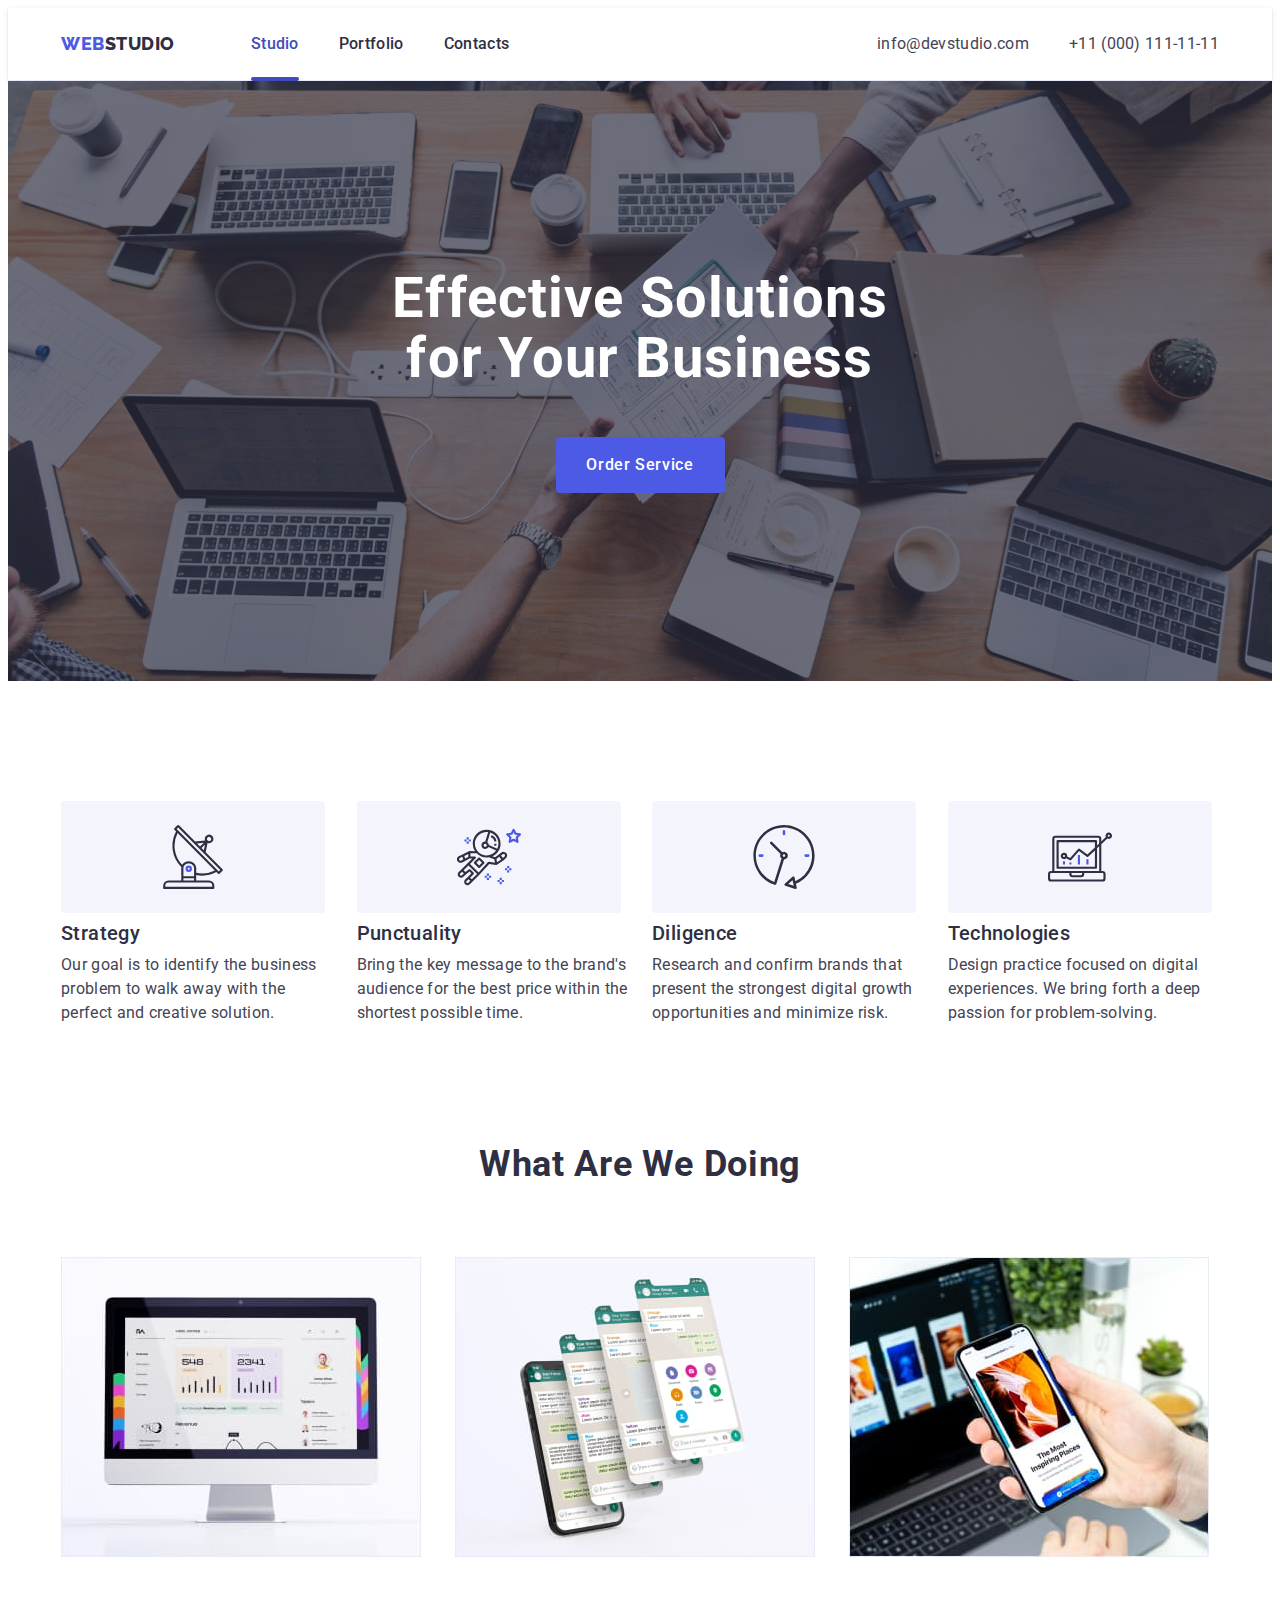
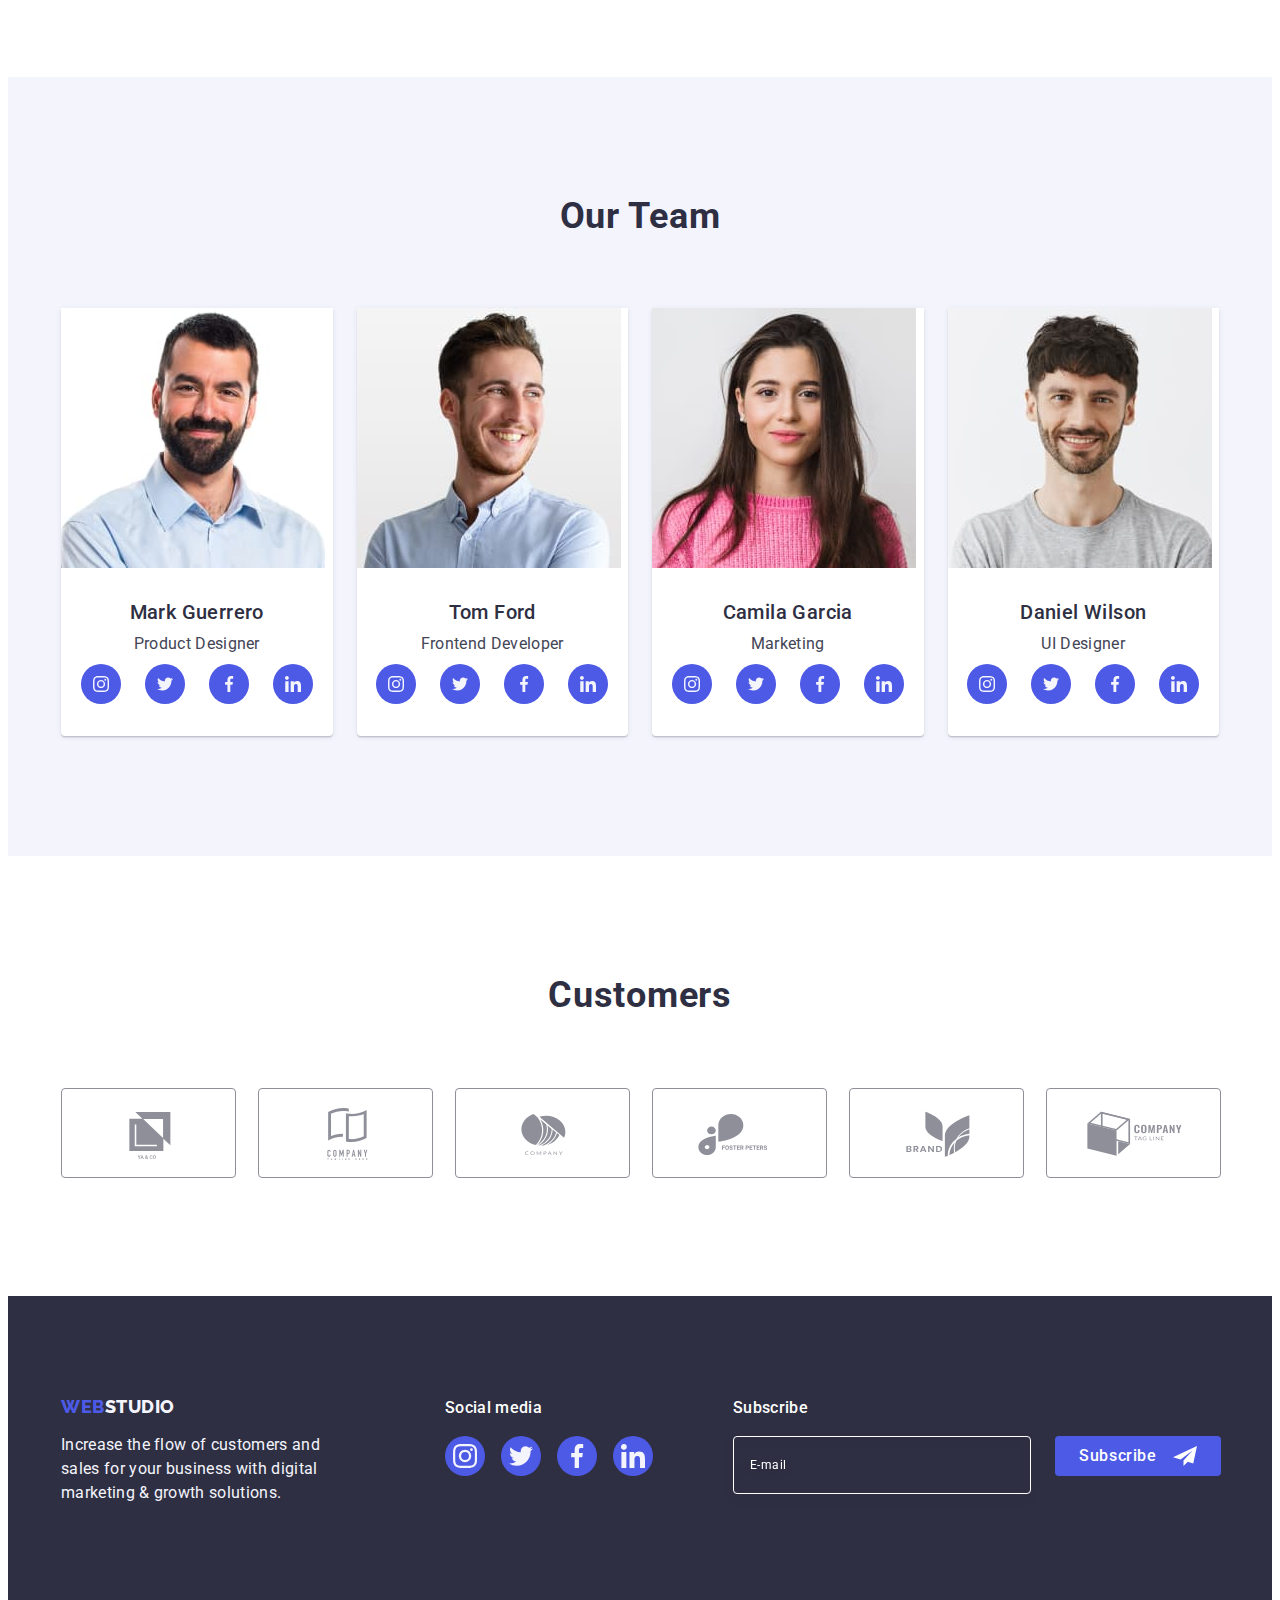
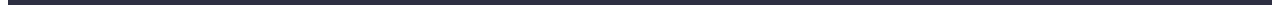
<file: index.html>
<!DOCTYPE html>
<html lang="en">
<head>
    <meta charset="UTF-8">
    <meta http-equiv="X-UA-Compatible" content="IE=edge">
    <meta name="viewport" content="width=device-width, initial-scale=1.0">
    <title>Webstudio</title>
    <link rel="preconnect" href="https://fonts.googleapis.com">
    <link rel="preconnect" href="https://fonts.gstatic.com" crossorigin>
    <link rel="stylesheet" href="https://cdnjs.cloudflare.com/ajax/libs/modern-normalize/1.1.0/modern-normalize.min.css"
    integrity="sha512-wpPYUAdjBVSE4KJnH1VR1HeZfpl1ub8YT/NKx4PuQ5NmX2tKuGu6U/JRp5y+Y8XG2tV+wKQpNHVUX03MfMFn9Q=="
    crossorigin="anonymous" referrerpolicy="no-referrer" />
    <link href="https://fonts.googleapis.com/css2?family=Raleway:wght@800&family=Roboto:wght@400;500;700;900&display=swap"
        rel="stylesheet">
    <link rel="stylesheet" href="./css/styles.css">
</head>
<body>
    <!----------------------------------------------------------HEADER-------------------------------------------------------------->
        <header class="page-header">
            <div class="container page-header-container">
                <nav class="page-nav">
                    <a class="header-logo logo link" href="./index.html">Web<span class="logo-first link">Studio</span></a>
                    <ul class="menu list">
                        <li><a class="menu-nav studio-head link" href="./index.html">Studio</a></li>
                        <li><a class="menu-nav link" href="./portfolio.html">Portfolio</a></li>
                        <li><a class="menu-nav link" href="">Contacts</a></li>
                    </ul>
                </nav>
                <address class="contact list">
                    <ul class="contact-list list">
                        <li><a class="contact-list-item link" href="mailto:info@devstudio.com">info@devstudio.com</a></li>
                        <li><a class="contact-list-item link" href="tel:+110001111111">+11 (000) 111-11-11</a></li>
                    </ul>
                </address>
            </div>
        </header>
<!---------------------------------------------------------/HEADER-------------------------------------------------------------->
<!----------------------------------------------------------MAINSTUDIO1-------------------------------------------------------------->
    <main>
        <section class="first-sect">
            <div class="container">
                <h1 class="first-h">Effective Solutions for Your Business</h1>
                <button class="order" type="button" data-modal-open>Order Service</button>
            </div>
        </section>
<!----------------------------------------------------------/MAINSTUDIO1-------------------------------------------------------------->
<!----------------------------------------------------------MAINSTUDIO2-------------------------------------------------------------->
        <section class="second-sect">
            <div class="container">
                <h2 class="second-h visually-hidden">skills</h2>
                <ul class="advantages list">
                    <li class="advantages-item">
                        <div class="advantages-img">
                            <svg class="advantages-img-item" aria-label="antenna" width="64" height="64">
                                <use href="./images/icons.svg#icon-antenna"></use>
                            </svg>
                        </div>
                        <h3 class="list-advantages">Strategy</h3>
                        <p class="list-advantages-text">Our goal is to identify the business problem to walk away with the perfect and
                            creative solution.</p>
                    </li>
                    <li class="advantages-item">
                        <div class="advantages-img">
                            <svg class="advantages-img-item" aria-label="astronaut" width="64" height="64">
                                <use href="./images/icons.svg#icon-astronaut"></use>
                            </svg>
                        </div>
                        <h3 class="list-advantages">Punctuality</h3>
                        <p class="list-advantages-text">Bring the key message to the brand's audience for the best price within the
                            shortest possible time.</p>
                    </li>
                    <li class="advantages-item">
                        <div class="advantages-img">
                            <svg class="advantages-img-item" aria-label="clock" width="64" height="64">
                                <use href="./images/icons.svg#icon-clock"></use>
                            </svg>
                        </div>
                        <h3 class="list-advantages">Diligence</h3>
                        <p class="list-advantages-text">Research and confirm brands that present the strongest digital growth
                            opportunities and minimize risk.</p>
                    </li>
                    <li class="advantages-item">
                        <div class="advantages-img">
                            <svg class="advantages-img-item" aria-label="clock" width="64" height="64">
                                <use href="./images/icons.svg#icon-diagram"></use>
                            </svg>
                        </div>
                        <h3 class="list-advantages">Technologies</h3>
                        <p class="list-advantages-text">Design practice focused on digital experiences. We bring forth a deep passion
                            for problem-solving.</p>
                    </li>
                </ul>
            </div>
        </section>
<!----------------------------------------------------------/MAINSTUDIO2-------------------------------------------------------------->
<!----------------------------------------------------------MAINSTUDIO3-------------------------------------------------------------->
        <section class="third-sect">
            <div class="container third-sect-container">
                <h2 class="second-h h-marsec">What are we doing</h2>
                <ul class="photos list">
                    <li class="first-photos-studio"><img src="./images/Studio/img.jpg" alt="computer" width="360" height="300"></li>
                    <li class="first-photos-studio"><img src="./images/Studio/img2.jpg" alt="mobile phone" width="360" height="300"></li>
                    <li class="first-photos-studio"><img src="./images/Studio/img3.jpg" alt="mobile phone" width="360" height="300"></li>
                </ul>
            </div>
        </section>
<!----------------------------------------------------------/MAINSTUDIO3-------------------------------------------------------------->
<!----------------------------------------------------------MAINSTUDIO4-------------------------------------------------------------->
        <section class="forth-sect">
            <div class="container">
                <h2 class="second-h h-marsec">Our Team</h2>
                <ul class="employeers list">
                    <li class="inf-work">
                        <img src="./images/Studio/img4.jpg" alt="associate" width="264" height="260">
                        <div class="worker">
                            <h3 class="name-worker">Mark Guerrero</h3>
                            <p class="position">Product Designer</p>
                            <ul class="social list">
                                <li class="social-list">
                                    <a href="" class="social-list-link">
                                        <svg class="social-link-item" aria-label='icon instagram' width='16' height='16'>
                                            <use href="./images/icons.svg#icon-instagram"></use>
                                        </svg>
                                    </a>
                                </li>
                                <li class="social-list">
                                    <a href="" class="social-list-link">
                                        <svg class="social-link-item" aria-label="icon twitter" width="16" height= "16">
                                            <use href="./images/icons.svg#icon-twitter"></use>
                                        </svg>
                                    </a>
                                </li>
                                <li class="social-list">
                                    <a href="" class="social-list-link">
                                        <svg class="social-link-item" aria-label="icon facebook" width="16"  height="16">
                                            <use href="./images/icons.svg#icon-facebook"></use>
                                        </svg>
                                    </a>
                                </li>
                                <li class="social-list">
                                    <a href="" class="social-list-link">
                                        <svg class="social-link-item" aria-label="icon linkedin" width="16" height="16">
                                            <use href="./images/icons.svg#icon-linkedin"></use>
                                        </svg>
                                    </a>
                                </li>
                            </ul>
                        </div>
                    </li>
                    <li class="inf-work">
                        <img src="./images/Studio/img5.jpg" alt="associate" width="264" height="260">
                        <div class="worker">
                            <h3 class="name-worker">Tom Ford</h3>
                            <p class="position">Frontend Developer</p>
                            <ul class="social list">
                                <li class="social-list">
                                    <a href="" class="social-list-link">
                                        <svg class="social-link-item" aria-label="icon instagram" 
                                        width="16" height="16">
                                            <use href="./images/icons.svg#icon-instagram"></use>
                                        </svg>
                                    </a>
                                </li>
                                <li class="social-list">
                                    <a href="" class="social-list-link">
                                        <svg class="social-link-item" aria-label="icon twitter" width="16" height="16">
                                            <use href="./images/icons.svg#icon-twitter"></use>
                                        </svg>
                                    </a>
                                </li>
                                <li class="social-list">
                                    <a href="" class="social-list-link">
                                        <svg class="social-link-item" aria-label="icon facebook" width="16" height="16">
                                            <use href="./images/icons.svg#icon-facebook"></use>
                                        </svg>
                                    </a>
                                </li>
                                <li class="social-list">
                                    <a href="" class="social-list-link">
                                        <svg class="social-link-item" aria-label="icon linkedin" width="16" height="16">
                                            <use href="./images/icons.svg#icon-linkedin"></use>
                                        </svg>
                                    </a>
                                </li>
                            </ul>
                        </div>
                    </li>
                    <li class="inf-work">
                        <img src="./images/Studio/img6.jpg" alt="associate" width="264" height="260">
                        <div class="worker">
                            <h3 class="name-worker">Camila Garcia</h3>
                            <p class="position">Marketing</p>
                            <ul class="social list">
                                <li class="social-list">
                                    <a href="" class="social-list-link">
                                        <svg class="social-link-item" aria-label="icon instagram" width="16" height="16">
                                            <use href="./images/icons.svg#icon-instagram"></use>
                                        </svg>
                                    </a>
                                </li>
                                <li class="social-list">
                                    <a href="" class="social-list-link">
                                        <svg class="social-link-item" aria-label="icon twitter" width="16" height="16">
                                            <use href="./images/icons.svg#icon-twitter"></use>
                                        </svg>
                                    </a>
                                </li>
                                <li class="social-list">
                                    <a href="" class="social-list-link">
                                        <svg class="social-link-item" aria-label="icon facebook" width="16" height="16">
                                            <use href="./images/icons.svg#icon-facebook"></use>
                                        </svg>
                                    </a>
                                </li>
                                <li class="social-list">
                                    <a href="" class="social-list-link">
                                        <svg class="social-link-item" aria-label="icon linkedin" width="16" height="16">
                                            <use href="./images/icons.svg#icon-linkedin"></use>
                                        </svg>
                                    </a>
                                </li>
                            </ul>
                        </div>
                    </li>
                    <li class="inf-work">
                        <img src="./images/Studio/img7.jpg" alt="associate" width="264" height="260">
                        <div class="worker">
                            <h3 class="name-worker">Daniel Wilson</h3>
                            <p class="position">UI Designer</p>
                            <ul class="social list">
                                <li class="social-list">
                                    <a href="" class="social-list-link">
                                        <svg class="social-link-item" aria-label="icon instagram" width="16" height="16">
                                            <use href="./images/icons.svg#icon-instagram"></use>
                                        </svg>
                                    </a>
                                </li>
                                <li class="social-list">
                                    <a href="" class="social-list-link">
                                        <svg class="social-link-item" aria-label="icon twitter" width="16" height="16">
                                            <use href="./images/icons.svg#icon-twitter"></use>
                                        </svg>
                                    </a>
                                </li>
                                <li class="social-list">
                                    <a href="" class="social-list-link">
                                        <svg class="social-link-item" aria-label="icon facebook" width="16" height="16">
                                            <use href="./images/icons.svg#icon-facebook"></use>
                                        </svg>
                                    </a>
                                </li>
                                <li class="social-list">
                                    <a href="" class="social-list-link">
                                        <svg class="social-link-item" aria-label="icon linkedin" width="16" height="16">
                                            <use href="./images/icons.svg#icon-linkedin"></use>
                                        </svg>
                                    </a>
                                </li>
                            </ul>
                        </div>
                    </li>
                </ul>
            </div>
        </section>
<!----------------------------------------------------------/MAINSTUDIO4-------------------------------------------------------------->
<!----------------------------------------------------------MAINSTUDIO5-------------------------------------------------------------->
        <section class="fifth-sect">
            <div class="container">
                <h2 class="second-h h-marg">Customers</h2>
                <ul class="companies list">
                    <li class="companies-icons">
                        <a class="icon-link" href="">
                            <svg class="icon-comp" 
                            aria-label="company"
                            width="104" height="56">
                                <use href="./images/icons.svg#icon-group-1"></use>
                            </svg>
                        </a>
                    </li>
                    <li class="companies-icons">
                        <a class="icon-link" href="">
                            <svg class="icon-comp" 
                            aria-label="company"
                            width="104" height="56"
                            >
                                <use href="./images/icons.svg#icon-group-2"></use>
                            </svg>
                        </a>
                    </li>
                    <li class="companies-icons">
                        <a class="icon-link" href="">
                            <svg class="icon-comp" 
                            aria-label="company"
                            width="104" height="56">
                                <use href="./images/icons.svg#icon-group-3"></use>
                            </svg>
                        </a>
                    </li>
                    <li class="companies-icons">
                        <a class="icon-link" href="">
                            <svg class="icon-comp" 
                            aria-label="company"
                            width="104" height="56">
                                <use href="./images/icons.svg#icon-group-4"></use>
                            </svg>
                        </a>
                    </li>
                    <li class="companies-icons">
                        <a class="icon-link" href="">
                            <svg class="icon-comp" 
                            aria-label="company"
                            width="104" height="56">
                                <use href="./images/icons.svg#icon-group-5"></use>
                            </svg>
                        </a>
                    </li>
                    <li class="companies-icons">
                        <a class="icon-link" href="">
                            <svg class="icon-comp" 
                            aria-label="company"
                            width="104" height="56">
                                <use href="./images/icons.svg#icon-group-6"></use>
                            </svg>
                        </a>
                    </li>
                </ul>
            </div>
        </section>
    </main>
<!----------------------------------------------------------/MAINSTUDIO5-------------------------------------------------------------->
<!----------------------------------------------------------FOOTER-------------------------------------------------------------->
    <footer class="last-step">
        <div class="two-sides container">
            <div class="left-side">
                <a class="footer-logo logo link" href="./index.html">Web<span class="logo-sec link">Studio</span></a>
                <p class="logo-text">Increase the flow of customers and sales for your business with digital marketing &
                    growth
                    solutions.</p>
            </div>
            <div class="right-site">
                <p class="footer-h">Social media</p>
                <ul class="last-social list">
                    <li class="social-list">
                        <a href="" class="footer-social-list-link">
                            <svg class="social-link-item" aria-label="icon instagram" width="24" height="24">
                                <use href="./images/icons.svg#icon-instagram"></use>
                            </svg>
                        </a>
                    </li>
                    <li class="social-list">
                        <a href="" class="footer-social-list-link">
                            <svg class="social-link-item" aria-label="icon twitter" width="24" height="24">
                                <use href="./images/icons.svg#icon-twitter"></use>
                            </svg>
                        </a>
                    </li>
                    <li class="social-list">
                        <a href="" class="footer-social-list-link">
                            <svg class="social-link-item" aria-label="icon facebook" width="24" height="24">
                                <use href="./images/icons.svg#icon-facebook"></use>
                            </svg>
                        </a>
                    </li>
                    <li class="social-list">
                        <a href="" class="footer-social-list-link">
                            <svg class="social-link-item" aria-label="icon linkedin" width="24" height="24">
                                <use href="./images/icons.svg#icon-linkedin"></use>
                            </svg>
                        </a>
                    </li>
                </ul>
            </div>
            <div class="third-cont">
                <p class="footer-h">Subscribe</p>
                <form class="footer-form">
                    <label class="footer-label">
                        <input class="footer-mail" type="email" name="subscribe" placeholder="E-mail">
                    </label>
                    <button class="subs-button" type="submit">Subscribe <svg class="subs-icon" width="24" height="24">
                            <use href="./images/icons.svg#icon-subscribe"></use>
                        </svg></button>
                </form>
            </div>
        </div>
    </footer>
<!----------------------------------------------------------/FOOTER-------------------------------------------------------------->
<!----------------------------------------------------------BACKDROP-------------------------------------------------------------->
<div class="backdrop is-hidden" data-modal>
    <div class="modal">
        <button type="button" class="modal-button" data-modal-close>
            <svg class="close-button" aria-label="close icon" width="8" height="8">
                <use href="./images/icons.svg#icon-close-button"></use>
            </svg>
        </button>
                <p class="h-form">Leave your contacts and we will call you back</p>
                    <form>
                    <div class="contact-form">
                        <label class="contact-form-field" for="user-name"> Name </label>
                        <div class="div-form-data">
                            <input class="contact-form-data" id="user-name" type="text" pattern="[a-zA-Z]+" name="user-name" required>
                            <svg class="svg-contact-data" width="18" height="24">
                                    <use href="./images/icons.svg#icon-name"></use>
                            </svg>
                        </div>
                    </div>
                    <div class="contact-form">
                        <label class="contact-form-field" for="user-phone"> 
                            Phone </label>
                            <div class="div-form-data">
                                <input class="contact-form-data" id="user-phone" type="tel" pattern="[0-9]+" name="user-phone" required>
                                <svg class="svg-contact-data" width="18" height="24">
                                    <use href="./images/icons.svg#icon-phone"></use>
                                </svg>
                            </div>
                    </div>
                    <div class="contact-form">
                        <label class="contact-form-field" for="user-email">
                            Email </label>
                            <div class="div-form-data">
                                <input class="contact-form-data" id="user-email" type="email" name="user-email" required>
                                <svg class="svg-contact-data" width="18" height="24">
                                    <use href="./images/icons.svg#icon-email"></use>
                                </svg>
                            </div>
                    </div>
                    <div class="contact-form-textarea">        
                        <label class="contact-form-field" for="user-comment">
                            Comment </label>
                            <textarea class="contact-form-message" id="user-comment" name="user-comment" placeholder="Text input"></textarea>                        
                    </div>
                    <div class="contact-form-checkbox">
                            <input class="contact-form-input-checkbox visually-hidden"  id="user-privacy" type="checkbox" value="true" name="user-privacy" required>
                            <label class="contact-form-label-checkbox" for="user-privacy">
                            <span class="span-form">
                                <svg class="svg-checkbox" height="8" width="10">
                                    <use class="checkbox-icon" href="./images/icons.svg#icon-vector"></use>
                                </svg>
                            </span>
                            I accept the terms and conditions of the <a class="privacy-policy" href="#">Privacy Policy</a>
                        </label>
                        </div>
                        <button class="confirm-button" type="submit">Send</button>
                </form>
    </div>
</div>
<!----------------------------------------------------------/BACKDROP-------------------------------------------------------------->
<script src="./js/modal.js"></script>
</body>
</html>
</file>
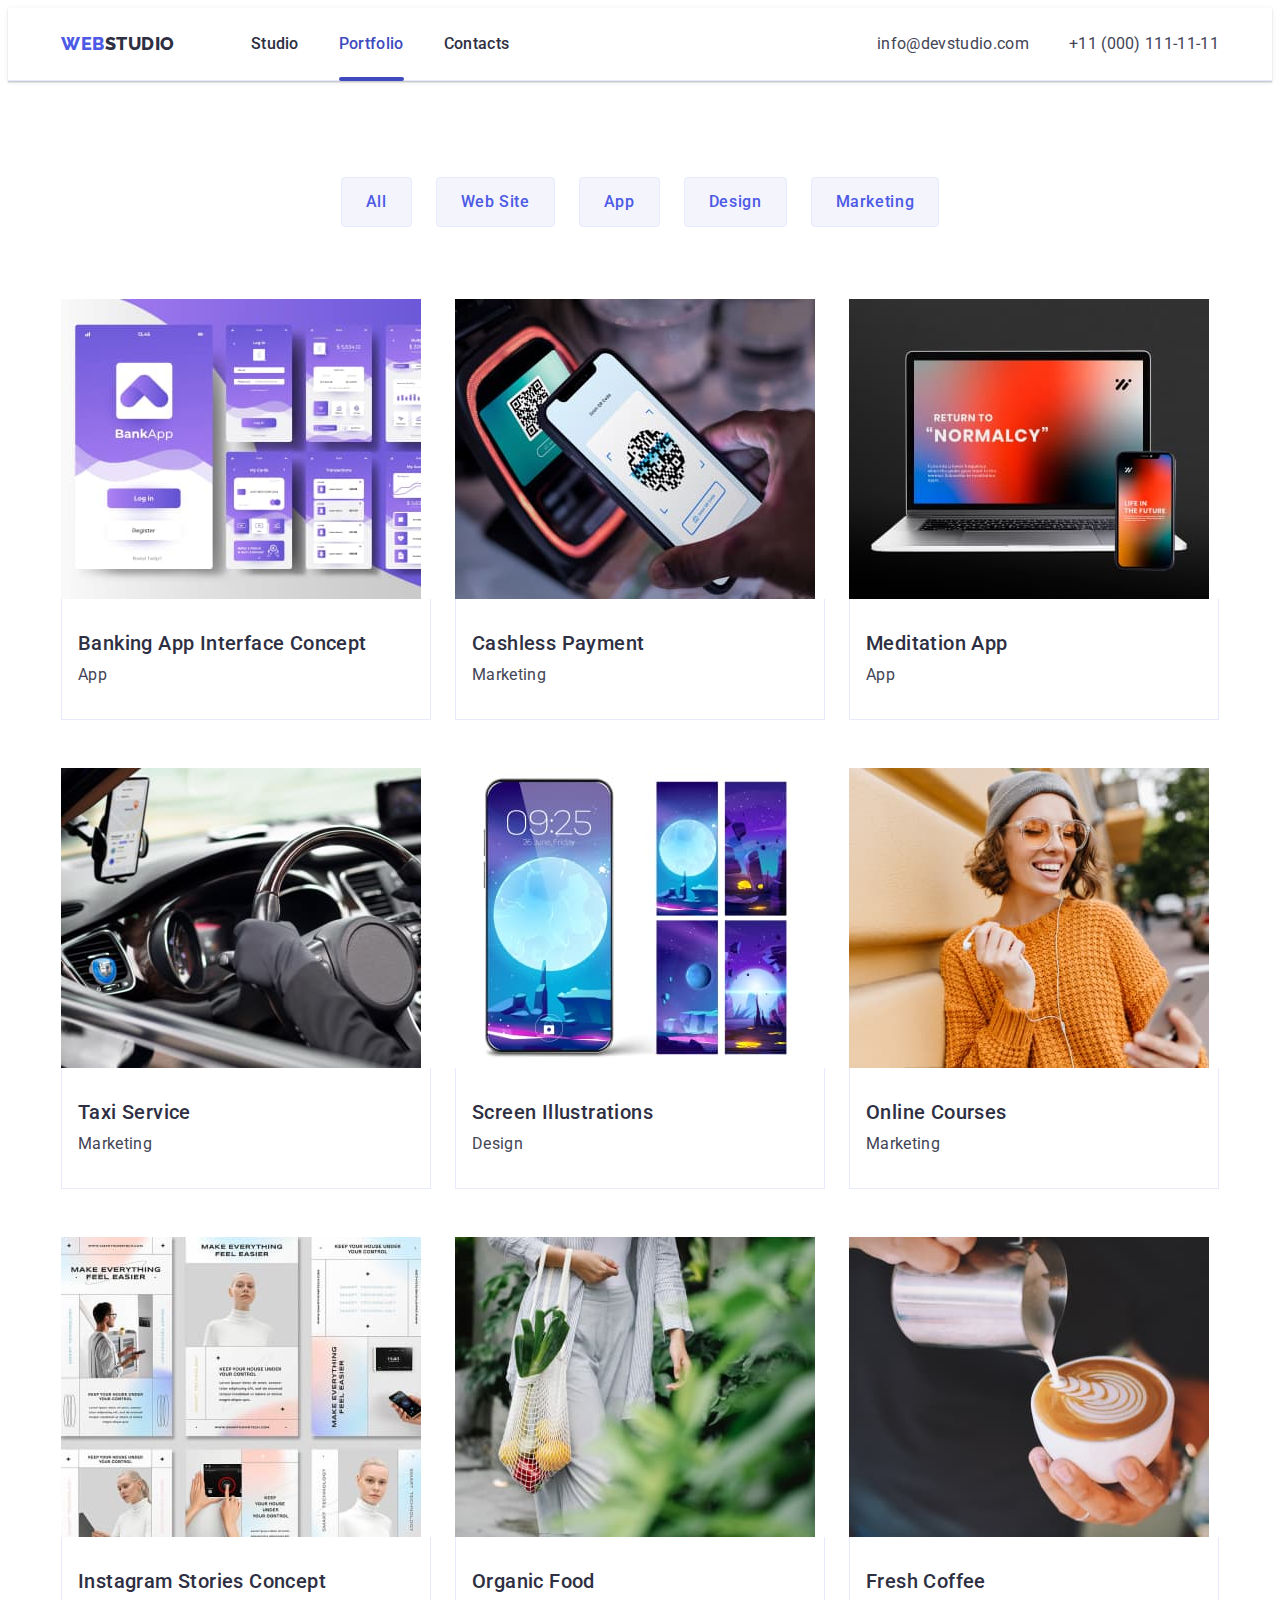
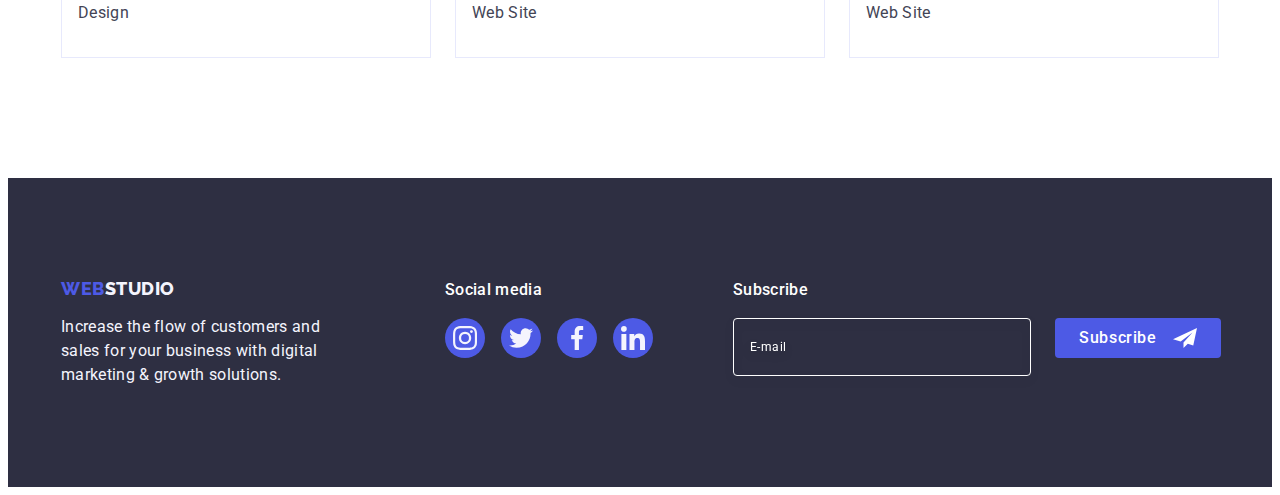
<file: portfolio.html>
<!DOCTYPE html>
<html lang="en">
<head>
    <meta charset="UTF-8">
    <meta http-equiv="X-UA-Compatible" content="IE=edge">
    <meta name="viewport" content="width=device-width, initial-scale=1.0">
    <title>Webstudio</title>
    <link rel="preconnect" href="https://fonts.googleapis.com">
    <link rel="preconnect" href="https://fonts.gstatic.com" crossorigin>
    <link rel="stylesheet" href="https://cdnjs.cloudflare.com/ajax/libs/modern-normalize/1.1.0/modern-normalize.min.css"
        integrity="sha512-wpPYUAdjBVSE4KJnH1VR1HeZfpl1ub8YT/NKx4PuQ5NmX2tKuGu6U/JRp5y+Y8XG2tV+wKQpNHVUX03MfMFn9Q=="
        crossorigin="anonymous" referrerpolicy="no-referrer" />
    <link
        href="https://fonts.googleapis.com/css2?family=Raleway:wght@800&family=Roboto:wght@400;500;700;900&display=swap"
        rel="stylesheet">
    <link rel="stylesheet" href="./css/styles.css">
</head>
<body>
<!----------------------------------------------------------HEADER-------------------------------------------------------------->
    <header class="page-header">
        <div class="container page-header-container">
            <nav class="page-nav">
                <a class="header-logo logo link" href="./index.html">Web<span class="logo-first link">Studio</span></a>
                <ul class="menu list">
                    <li><a class="menu-nav link" href="./index.html">Studio</a></li>
                    <li><a class="menu-nav portfolio-head link" href="./portfolio.html">Portfolio</a></li>
                    <li><a class="menu-nav link" href="">Contacts</a></li>
                </ul>
            </nav>
            <address class="contact list">
                <ul class="contact-list list">
                    <li><a class="contact-list-item link" href="mailto:info@devstudio.com">info@devstudio.com</a></li>
                    <li><a class="contact-list-item link" href="tel:+110001111111">+11 (000) 111-11-11</a></li>
                </ul>
            </address>
        </div>
    </header>
<!----------------------------------------------------------/HEADER-------------------------------------------------------------->
<!----------------------------------------------------------MAINBUTTONS-------------------------------------------------------------->
    <main>
        <section class="section">
            <div class="container">
                <h1 class="visually-hidden">Portfolio</h1>
                <ul class="buttons list">
                    <li>
                        <button class="button button-function" type="button">All</button>
                    </li>
                    <li>
                        <button class="button button-function" type="button">Web Site</button>
                    </li>
                    <li>
                        <button class="button button-function" type="button">App</button>
                    </li>
                    <li>
                        <button class="button button-function" type="button">Design</button>
                    </li>
                    <li>
                        <button class="button button-function" type="button">Marketing</button>
                    </li>
                </ul>
<!----------------------------------------------------------/MAINBUTTONS-------------------------------------------------------------->
<!----------------------------------------------------------MAINSERVICE-------------------------------------------------------------->
                <ul class="services list">
                    <li class="services-item">
                        <a class="link service-link" href="">
                        <div class="wraper">
                            <img src="./images/Portfolio/img.jpg" alt="App" width="360" height="300">
                            <p class="photo-text">14 Stylish and User-Friendly App Design Concepts · Task Manager App · Calorie Tracker App · Exotic Fruit Ecommerce App ·
                            Cloud Storage App</p>
                        </div>
                                <div class="services-div">
                                <h2 class="picture-name">Banking App Interface Concept</h2>
                                <p class="picture-text">App</p>
                            </div>                            
                        </a>
                    </li>
                    <li class="services-item">
                        <a class="link service-link" href="">
                            <div class="wraper">
                                <img src="./images/Portfolio/img2.jpg" alt="Payment" width="360" height="300">
                                <p class="photo-text">14 Stylish and User-Friendly App Design Concepts · Task Manager App · Calorie Tracker App · Exotic Fruit Ecommerce App · Cloud Storage App</p>
                            </div>
                                <div class="services-div">
                                <h2 class="picture-name">Cashless Payment</h2>
                                <p class="picture-text">Marketing</p>
                            </div>                           
                        </a>
                    </li>
                    <li class="services-item">
                        <a class="link service-link" href="">
                            <div class="wraper">
                                <img src="./images/Portfolio/img3.jpg" alt="App" width="360" height="300">
                                <p class="photo-text">14 Stylish and User-Friendly App Design Concepts · Task Manager App · Calorie Tracker App · Exotic
                                    Fruit Ecommerce App ·
                                    Cloud Storage App</p>
                            </div>
                                <div class="services-div">
                                <h2 class="picture-name">Meditation App</h2>
                                <p class="picture-text">App</p>
                            </div>                         
                        </a>
                    </li>
                    <li class="services-item">
                        <a class="link service-link" href="">
                            <div class="wraper">
                                <img src="./images/Portfolio/img4.jpg" alt="Taxi Service" width="360" height="300">
                                <p class="photo-text">14 Stylish and User-Friendly App Design Concepts · Task Manager App · Calorie Tracker App · Exotic
                                    Fruit Ecommerce App ·
                                    Cloud Storage App</p>
                            </div>
                                <div class="services-div">
                                <h2 class="picture-name">Taxi Service</h2>
                                <p class="picture-text">Marketing</p>
                            </div>                       
                        </a>
                    </li>
                    <li class="services-item">
                        <a class="link service-link" href="">
                            <div class="wraper">
                                <img src="./images/Portfolio/img5.jpg" alt="Screen Illustrations" width="360" height="300">
                                <p class="photo-text">14 Stylish and User-Friendly App Design Concepts · Task Manager App · Calorie Tracker App · Exotic
                                    Fruit Ecommerce App ·
                                    Cloud Storage App</p>
                            </div>
                                <div class="services-div">
                                <h2 class="picture-name">Screen Illustrations</h2>
                                <p class="picture-text">Design</p>
                            </div>                     
                        </a>
                    </li>
                    <li class="services-item">
                        <a class="link service-link" href="">
                            <div class="wraper">
                                <img src="./images/Portfolio/img6.jpg" alt="Online Courses" width="360" height="300">
                                <p class="photo-text">14 Stylish and User-Friendly App Design Concepts · Task Manager App · Calorie Tracker App · Exotic
                                    Fruit Ecommerce App ·
                                    Cloud Storage App</p>
                            </div>
                                <div class="services-div">
                                <h2 class="picture-name">Online Courses</h2>
                                <p class="picture-text">Marketing</p>
                            </div>
                        </a>
                    </li>
                    <li class="services-item">
                        <a class="link service-link" href="">
                            <div class="wraper">
                                <img src="./images/Portfolio/img7.jpg" alt="Concept" width="360" height="300">
                                <p class="photo-text">14 Stylish and User-Friendly App Design Concepts · Task Manager App · Calorie Tracker App · Exotic
                                    Fruit Ecommerce App ·
                                    Cloud Storage App</p>
                            </div>
                                <div class="services-div">
                                <h2 class="picture-name">Instagram Stories Concept</h2>
                                <p class="picture-text">Design</p>
                            </div>
                        </a>
                    </li>
                    <li class="services-item">
                        <a class="link service-link" href="">
                            <div class="wraper">
                                <img src="./images/Portfolio/img8.jpg" alt="Food" width="360" height="300">
                                <p class="photo-text">14 Stylish and User-Friendly App Design Concepts · Task Manager App · Calorie Tracker App · Exotic
                                    Fruit Ecommerce App ·
                                    Cloud Storage App</p>
                            </div>
                                <div class="services-div">
                                <h2 class="picture-name">Organic Food</h2>
                                <p class="picture-text">Web Site</p>
                            </div>
                        </a>
                    </li>
                    <li class="services-item">
                        <a class="link service-link" href="">
                            <div class="wraper">
                                <img src="./images/Portfolio/img9.jpg" alt="Coffee" width="360" height="300">
                                <p class="photo-text">14 Stylish and User-Friendly App Design Concepts · Task Manager App · Calorie Tracker App · Exotic
                                    Fruit Ecommerce App · Cloud Storage App</p>
                            </div>
                                <div class="services-div">
                                <h2 class="picture-name">Fresh Coffee</h2>
                                <p class="picture-text">Web Site</p>
                            </div>
                        </a>
                    </li>
                </ul>
            </div>
        </section>
    </main>
<!----------------------------------------------------------/MAINSERVICE-------------------------------------------------------------->
<!----------------------------------------------------------FOTTER-------------------------------------------------------------->
    <footer class="last-step">
        <div class="two-sides container">
            <div class="left-side">
                <a class="footer-logo logo link" href="./index.html">Web<span class="logo-sec link">Studio</span></a>
                <p class="logo-text">Increase the flow of customers and sales for your business with digital marketing &
                    growth
                    solutions.</p>
            </div>
            <div class="right-site">
                <p class="footer-h">Social media</p>
                <ul class="last-social list">
                    <li class="social-list">
                        <a href="" class="footer-social-list-link">
                            <svg class="social-link-item" aria-label="icon instagram" width="24" height="24">
                                <use href="./images/icons.svg#icon-instagram"></use>
                            </svg>
                        </a>
                    </li>
                    <li class="social-list">
                        <a href="" class="footer-social-list-link">
                            <svg class="social-link-item" aria-label="icon twitter" width="24" height="24">
                                <use href="./images/icons.svg#icon-twitter"></use>
                            </svg>
                        </a>
                    </li>
                    <li class="social-list">
                        <a href="" class="footer-social-list-link">
                            <svg class="social-link-item" aria-label="icon facebook" width="24" height="24">
                                <use href="./images/icons.svg#icon-facebook"></use>
                            </svg>
                        </a>
                    </li>
                    <li class="social-list">
                        <a href="" class="footer-social-list-link">
                            <svg class="social-link-item" aria-label="icon linkedin" width="24" height="24">
                                <use href="./images/icons.svg#icon-linkedin"></use>
                            </svg>
                        </a>
                    </li>
                </ul>
            </div>
            <div class="third-cont">
                <p class="footer-h">Subscribe</p>
                <form class="footer-form">
                    <label class="footer-label">
                        <input class="footer-mail" type="email" name="subscribe" placeholder="E-mail">
                    </label>
                    <button class="subs-button" type="submit">Subscribe <svg class="subs-icon" width="24" height="24">
                            <use href="./images/icons.svg#icon-subscribe"></use>
                        </svg></button>
                </form>
            </div>
        </div>
    </footer>
<!----------------------------------------------------------/FOOTER-------------------------------------------------------------->
</body>
</html>
</file>
<file: css/styles.css>
/* ================================= MAIN SETTINGS ======================================== */
:root {
    --main-font-family: "Roboto", sans-serif;
    --secont-font-family: "Raleway", sans-serif;
    --first-color: #2e2f42;
    --second-color: #f4f4fd;
    --third-color: #434455;
    --fourth-color: #ffffff;
    --fifth-color: #404bbf;
    --sixth-color: #4d5ae5;
    --seventh-color: #E7E9FC;
    --eighth-color: #8e8f99;
    --ninth-color: #31d0aa;
    --model-color: #fcfcfc;
    --transition-duration-and-function: 250ms cubic-bezier(0.4, 0, 0.2, 1);
}

.container {
    width: 1158px;
    margin-left: auto;
    margin-right: auto;
    padding: 0 15px;
}

.list {
    list-style: none;
}
.link {
    text-decoration: none;
}

body{
    font-family: Roboto, sans-serif;
    color: var(--third-color);
    background-color: var(--fourth-color);
}

h1,h2,h3,h4,p {
    margin-top: 0;
    margin-bottom: 0;
}

ul, ol {
    margin-top: 0;
    margin-bottom: 0;
    padding-left: 0;
}

img {
    display: block;
}


.section {
padding: 96px 0 120px
}

.visually-hidden {
    position: absolute;
    white-space: nowrap;
    width: 1px;
    height: 1px;
    overflow: hidden;
    border: 0;
    padding: 0;
    clip: rect(0 0 0 0);
    clip-path: inset(50%);
    margin: -1px;
}
/* ================================== /MAIN SETTINGS ====================================== */
/* =================================== HEADER ============================================= */
.header-logo {
 margin-right: 76px;
}

.logo {
    font-family: 'Raleway',sans-serif;
        font-weight: 800;
        font-size: 18px;
        line-height: 1.17;
        letter-spacing: 0.03em;
        text-transform: uppercase;
        color:var(--sixth-color);
}

.page-header {
    border-bottom: 1px solid var(--seventh-color);
    box-shadow:0px 2px 1px rgba(46, 47, 66, 0.08),
        0px 1px 1px rgba(46, 47, 66, 0.16),
        0px 1px 6px rgba(46, 47, 66, 0.08);
}

.page-header-container {
    display: flex;
    align-items: center;
}
.page-nav {
    display: flex;
    align-items: center;
}

.contact-list {
    display: flex;
    align-items: center;
    gap: 40px;
}

.menu {
    display:flex;
    align-items: center;
    gap: 40px;
}
.logo-sec {
    color:var(--second-color);
}
.menu-nav {
        font-weight: 500;
        font-size: 16px;
        line-height: 1.5;
        letter-spacing: 0.02em;
        padding: 24px 0;
        display: block;
        position: relative;
        color: var(--first-color);
        transition: color var(--transition-duration-and-function);
}

.studio-head{
    color: var(--fifth-color);
    transition: color var(--transition-duration-and-function);
}

.portfolio-head{
    color: var(--fifth-color);
    transition: color var(--transition-duration-and-function);
}
.studio-head::after{
    position: absolute;
    bottom: -1px;
    left: 0;
    content: "";
    background:var(--fifth-color);
    border-radius: 2px;
    width: 100%;
    height: 4px;
    transition: color var(--transition-duration-and-function);
}

.portfolio-head::after {
    position: absolute;
    bottom: -1px;
    left: 0;
    content: "";
    background: var(--fifth-color);
    border-radius: 2px;
    width: 100%;
    height: 4px;
    transition: color var(--transition-duration-and-function);
}

.menu-nav:hover,
.menu-nav:focus{
    color: var(--fifth-color);
}


.contact{
    font-style: normal;
    margin-left: auto;
}

.contact-list-item:hover,
.contact-list-item:focus{
    color:var(--fifth-color);
}

.contact-list-item{
    font-style: normal;
    font-size: 16px;
    line-height: 1.5;
    letter-spacing: 0.02em;
    color:var(--third-color);
    transition: color var(--transition-duration-and-function);
}
/* =================================== /HEADER ============================================ */
/* =================================== MAIN STUDIO 1 ======================================= */
.first-sect {
    background-color: var(--first-color);
    padding-top: 188px;
    padding-bottom: 188px;
    background-image: linear-gradient(rgba(46, 47, 66, 0.7), rgba(46, 47, 66, 0.7)), url('../images/Studio/work.jpg');
    background-size: cover;
    background-repeat: no-repeat;
    background-position: center;
    max-width: 1440px;
    margin-left: auto;
    margin-right: auto;
}

.first-h {
    max-width: 496px;
    height: 120px;
    font-weight: 700;
    font-size: 56px;
    line-height: 1.07;
    text-align: center;
    letter-spacing: 0.02em;
    color: var(--fourth-color);
    margin: 0 auto 48px;
}

.order {
font-family: 'Roboto', sans-serif;
    font-weight: 500;
    font-size: 16px;
    line-height: 1.5;
    letter-spacing: 0.04em;
    color: var(--fourth-color);
    background: var(--sixth-color);
    cursor: pointer;
    min-width: 169px;
    height: 56px;
    border-radius: 4px;
    border: none;
    display: block;
    margin: 0 auto;
    transition: background-color var(--transition-duration-and-function);
}

.order:hover,
.order:focus{
    background-color: var(--fifth-color);
    box-shadow: 0px 4px 4px rgba(0, 0, 0, 0.15);
}
/* =================================== /MAIN STUDIO 1 ====================================== */
/* =================================== MAIN STUDIO 2 ======================================= */
.second-h {
    font-weight: 700;
    font-size: 36px;
    line-height: 1.1;
    text-align: center;
    text-transform: capitalize;
    letter-spacing: 0.02em;
    color: var(--first-color);
}
.h-marsec {
    margin-bottom: 72px;
}

.advantages-img {
    width: 264px;
    height: 112px;
    background-color: var(--second-color);
    display: flex;
    justify-content: center;
    align-items: center;
    border-radius: 4px;
    margin-bottom: 8px;
}

.second-sect {
    padding: 120px 0;
}

.advantages-item {
    width: calc((100% - 72px) / 4)
}

.advantages {
    display: flex;
    gap: 24px;
}

.list-advantages{
        font-weight: 500;
        font-size: 20px;
        line-height: 1.2;
        letter-spacing: 0.02em;
        color: var(--first-color);
        margin-bottom: 8px;
}

.list-advantages-text {
        font-size: 16px;
        line-height: 1.5;
        letter-spacing: 0.02em;
        color: var(--third-color);
}
/* =================================== /MAIN STUDIO 2 ====================================== */
/* =================================== MAIN STUDIO 3 ======================================= */
.third-sect-container{
gap: 72px;
}

.third-sect {
    padding-bottom: 120px;
}
.photos {
    display: flex;
    gap: 24px;
}

.first-photos-studio {
    width: calc((100% - 48px)/3);
}
/* =================================== /MAIN STUDIO 3 ====================================== */
/* =================================== MAIN STUDIO 4 ======================================= */
.forth-sect {
    background-color: var(--second-color);
    padding: 120px 0;
}

.employeers {
display: flex;
justify-content: center;
gap: 24px;
}

.inf-work{
    background-color: var(--fourth-color);
    width: calc((100% - 72px)/4);
    border-radius: 0px 0px 4px 4px;
    box-shadow:0px 1px 6px rgba(46, 47, 66, 0.08),
        0px 1px 1px rgba(46, 47, 66, 0.16),
        0px 2px 1px rgba(46, 47, 66, 0.08);
}

.worker{
    padding: 32px 0;
}
.name-worker {
        font-weight: 500;
        font-size: 20px;
        line-height: 1.2;
        letter-spacing: 0.02em;
        color: var(--first-color);
        text-align: center;
        margin-bottom: 8px;
}

.social {
    display: flex;
    justify-content: center;
    gap: 24px;
}

.social-list-link{
    background-color: var(--sixth-color);
    display: flex;
    justify-content: center;
    align-items: center;
    border-radius: 50%;
    width: 40px;
    height: 40px;
    transition: background-color var(--transition-duration-and-function);
}

.social-list-link:hover,
.social-list-link:focus{
background-color: var(--fifth-color);
}

.social-link-item{
    fill: var(--second-color);
}

.position {
        font-size: 16px;
        line-height: 1.5;
        letter-spacing: 0.02em;
        color:var(--third-color); 
        text-align: center;
        margin-bottom: 8px;
}

.icon-com {
    background-color:var(--second-color)
}
/* =================================== /MAIN STUDIO 4 ====================================== */
/* =================================== MAIN STUDIO 5 ====================================== */
.fifth-sect {
    padding: 120px 0;
}

.h-marg {
    margin-bottom: 72px
}

.companies {
    display: flex;
    justify-content: center;
    gap: 24px;
}


.companies-icons {
    width: calc((100% - 120px) / 6);
    height: 88px;
}

.icon-link:hover,
.icon-link:focus{
border-color: var(--fifth-color);
    color: var(--fifth-color);
}

.icon-comp {
    fill: currentColor;
}

.icon-link {
    display: flex;
    justify-content: center;
    align-items: center;
    border: 1px solid var(--eighth-color);
    color: var(--eighth-color);
    border-radius: 4px;
    width: 100%;
    height: 100%;
    transition: border-color var(--transition-duration-and-function), color var(--transition-duration-and-function);
}



/* =================================== /MAIN STUDIO 5 ====================================== */
/* =================================== MAIN PORTFOLIO ====================================== */
.button{
    font-family: 'Roboto', sans-serif;
        font-weight: 500;
        font-size: 16px;
        line-height: 1.5;
        letter-spacing: 0.04em;
        cursor: pointer;
        padding: 12px 24px;
        border-radius: 4px;
        border: 1px solid var(--seventh-color);
        color: var(--sixth-color);
        background-color: var(--second-color);
        transition: 
        color var(--transition-duration-and-function),
        background-color var(--transition-duration-and-function),
        border-color var(--transition-duration-and-function),
        box-shadow var(--transition-duration-and-function); 
}

.button-function:hover,
.button-function:focus {
    border: 1px solid transparent;
    color: var(--fourth-color);
    background-color: var(--fifth-color);
    box-shadow: 0px 3px 1px rgba(0, 0, 0, 0.1), 0px 2px 1px rgba(0, 0, 0, 0.08), 0px 2px 2px rgba(0, 0, 0, 0.12);
}

.buttons {
    display: flex;
    justify-content: center;
    gap: 24px;
    margin-bottom: 72px
}

.services {
    display: flex;
    flex-direction: row;
    flex-wrap: wrap;
    column-gap: 24px;
    row-gap: 48px;
}

.wraper {
    position: relative;
    overflow: hidden;
}
.photo-text {
        font-family: var(--main-font-family);
        font-size: 16px;
        line-height: 1.5;
        letter-spacing: 0.02em;
        color: var(--second-color);
        position: absolute;
        top: 0;
        left: 0;
        width: 100%;
        height: 100%;
        background-color: var(--sixth-color);
        padding: 40px 32px;
        overflow: auto;
        transform: translateY(100%);
        transition: transform var(--transition-duration-and-function);
}
 

.services-item {
    width: calc((100% - 48px)/3);
}

.service-link{
    display: block;
    transition: box-shadow var(--transition-duration-and-function);
}

.service-link:hover,
.service-link:focus{
box-shadow: 0px 1px 6px rgba(46, 47, 66, 0.08), 0px 1px 1px rgba(46, 47, 66, 0.16), 0px 2px 1px rgba(46, 47, 66, 0.08);
}

.service-link:hover .photo-text,
.service-link:focus .photo-text{
    transform: translateY(0%);
}
.services-div {
    padding: 32px 16px;
    border: 1px solid var(--seventh-color);
    border-top: none;
}

.picture-name {
        font-weight: 500;
        font-size: 20px;
        line-height: 1.2;
        letter-spacing: 0.02em;
        color: var(--first-color);
        margin-bottom: 8px;
    }

.picture-text {
        font-size: 16px;
        line-height: 1.5;
        letter-spacing: 0.02em;
        color: var(--third-color);
}

/* =================================== /MAIN PORTFOLIO ==================================== */
/* =================================== FOOTER ============================================= */
.logo-first{
    color: var(--first-color);
}

.last-step{
    background-color: var(--first-color);
    padding-top: 100px;
    padding-bottom: 100px;
}

.footer-logo {
margin-bottom: 16px;
display: inline-block;
}

.left-side {
    margin-right: 120px;
}
.two-sides {
    display: flex;
    align-items: baseline;
}

.last-social {
    display: flex;
    gap: 16px;
}
.logo-text{
        width: 264px;
        font-size: 16px;
        line-height: 1.5;
        letter-spacing: 0.02em;
        color: var(--second-color);
}

.right-site{
    margin-right: 80px;
}

.footer-h {
    font-family: 'Roboto';
    font-weight: 500;
    font-size: 16px;
    line-height: 1.5;
    letter-spacing: 0.02em;
    color: var(--fourth-color);
    margin-bottom: 16px;
}

.footer-social-list-link {
    background-color: var(--sixth-color);
    display: flex;
    justify-content: center;
    align-items: center;
    border-radius: 50%;
    width: 40px;
    height: 40px;
    fill: var(--second-color);
    transition: background-color var(--transition-duration-and-function);
}

.footer-social-list-link:hover,
.footer-social-list-link:focus{
    background-color: var(--ninth-color)
}

.subs-button{
    min-width: 165px;
    height: 40px;
    padding: 8px 24px;
    border-radius: 4px;
    border:none;
    background-color: var(--sixth-color);
    font-family: "Roboto", sans-serif;
    font-weight: 500;
    font-size: 16px;
    line-height: 1.5;
    cursor: pointer;
    display: flex;
    align-items: center;
    text-align: center;
    justify-content: center;
    letter-spacing: 0.04em;
    color: var(--fourth-color);
    transition: background-color var(--transition-duration-and-function);
}

.subs-icon {
    margin-left: 16px;
}

.subs-button:hover,
.subs-button:focus{
    background-color: var(--fifth-color);
}
.footer-form{
    display: flex;
    flex-direction: row;
}

.footer-label {
    margin-right: 24px;
}
.footer-mail{
    width: 264px;
    height: 40px;
    padding: 8px 16px;
    border: 1px solid var(--fourth-color);
     filter: drop-shadow(0px 4px 4px rgba(0, 0, 0, 0.15));
    border-radius: 4px;
    background-color: transparent;
    color: var(--fourth-color);
    font-family: 'Roboto';
    font-size: 12px;
    letter-spacing: 0.04em;
    line-height: 1.5;
}

.footer-mail::placeholder{
    color: var(--fourth-color)
}


/* =================================== /FOOTER ============================================ */
/* =================================== BACKDROP ============================================ */
.backdrop {
    position: fixed;
    height: 100%;
    width: 100%;
    top: 0;
    left: 0;
    background: rgba(46, 47, 66, 0.4);
    transition: opacity var(--transition-duration-and-function), visibility var(--transition-duration-and-function);
    padding: 72px 24px 24px;

}

.modal {
    position: absolute;
    top: 50%;
    left: 50%;
    padding: 72px 24px 24px;
    transform: translate(-50%,-50%);
    min-height: 576px;
    width: 408px;
    background-color: var(--model-color);
    border-radius: 4px;
    box-shadow: 0px 1px 1px rgba(0, 0, 0, 0.14), 0px 1px 3px rgba(0, 0, 0, 0.12), 0px 2px 1px rgba(0, 0, 0, 0.2);
    transition: transform var(--transition-duration-and-function)
}

.modal-button:hover,
.modal-button:focus{
background-color: var(--fifth-color);
border: none;
fill: var(--fourth-color)
}

.close-button{
    transition: fill var(--transition-duration-and-function)
}


.modal-button {
    display: flex;
    justify-content: center;
    align-items: center;
    width: 24px;
    height: 24px;
    position: absolute;
    border-radius: 50%;
    top: 24px;
    right: 24px;
    background-color: var(--seventh-color);
    border: 1px solid rgba(0, 0, 0, 0.1);
    cursor: pointer;
    padding: 0;
    transition: background-color var(--transition-duration-and-function), border var(--transition-duration-and-function);
}

.is-hidden {
  opacity: 0;
  visibility: hidden;
  pointer-events: none;
}


.h-form {
    display: block;
    font-family: 'Roboto';
        font-weight: 500;
        font-size: 16px;
        line-height: 1.5;
        text-align: center;
        letter-spacing: 0.02em;
        margin-left:auto;
        margin-right: auto;
        margin-bottom: 16px;
        color: var(--first-color);
}

.contact-form{
    margin-bottom: 8px;
}
 
.contact-form-textarea{
    margin-bottom: 16px
}

.contact-form-checkbox{
    margin-bottom: 24px;
}

.contact-form-field{
    display: block;
    margin-bottom: 4px;
    font-size: 12px;
    line-height: 1.17;
    letter-spacing: 0.04em;
    color: var(--eighth-color);

}



.div-form-data {
    position: relative;
}

.contact-form-input-checkbox{
    display: block;
    margin: 16px;
}

.span-form {
    width: 16px;
    height: 16px;
    border: 1px solid rgba(46, 47, 66, 0.2);
    border-radius: 2px;
    display: inline-flex;
    align-items: center;
    justify-content: center;
    fill: transparent;
}

.contact-form-data{
    width: 100%;
    height: 40px;
    line-height: 1.4;
    border: 1px solid rgba(46, 47, 66, 0.2);
    border-radius: 4px;
    background-color: transparent;
    padding-left: 38px;
    transition: border-color var(--transition-duration-and-function);
    outline: transparent;
}


.contact-form-message {
    display: block;
    resize: none;
    width: 100%;
    height: 120px;
    padding: 8px 16px;
    font-size: 12px;
    line-height: 1.17;
    letter-spacing: 0.04em;
    border: 1px solid rgba(46, 47, 66, 0.2);
    border-radius: 4px;
    color: rgba(46, 47, 66, 0.4);
    background-color: transparent;
    outline: transparent;
    transition: border-color var(--transition-duration-and-function);
} 

.contact-form-data:focus{
    outline: none;
    border-color: var(--sixth-color);
}
.contact-form-message:focus{
    outline: none;
    border-color: var(--sixth-color);
    
}
.contact-form-data:focus + .svg-contact-data {
    fill: var(--sixth-color);
}
.svg-contact-data {
    position: absolute;
    left: 16px;
    top: 50%;
    width: 18px;
    height: 24px;
    transform: translateY(-50%);
    transition: fill var(--transition-duration-and-function);
    fill: var(--first-color);
}

.contact-form-label-checkbox{
    font-family: 'Roboto';
    font-size: 12px;
    line-height: 1.17;
    letter-spacing: 0.04em;
    color: var(--eighth-color);
}

.svg-checkbox{
cursor: pointer;
}

.contact-form-input-checkbox:checked + .contact-form-label-checkbox > .span-form{
    fill: var(--fourth-color);
    background-color: var(--fifth-color);
    border: none;
   border-color: var(--fifth-color);
}

.privacy-policy{
    color: var(--sixth-color);
}

.confirm-button{
    display: block;
    min-width: 169px;
    height: 56px;
    margin-left: auto;
    margin-right: auto;
    font-family: "Roboto", sans-serif;
    font-weight: 500;
    font-size: 16px;
    line-height: 1.5;
    letter-spacing: 0.04em;
    color: var(--fourth-color);
    background-color: var(--sixth-color);
    border-radius: 4px;
    transition: background-color var(--transition-duration-and-function); 
    box-shadow: 0px 4px 4px rgba(0, 0, 0, 0.15);
    border: none;
    cursor: pointer
}

.confirm-button:hover,
.confirm-button:focus{
    background-color: var(--fifth-color);
}
/* =================================== /BACKDROP ============================================ */
</file>
